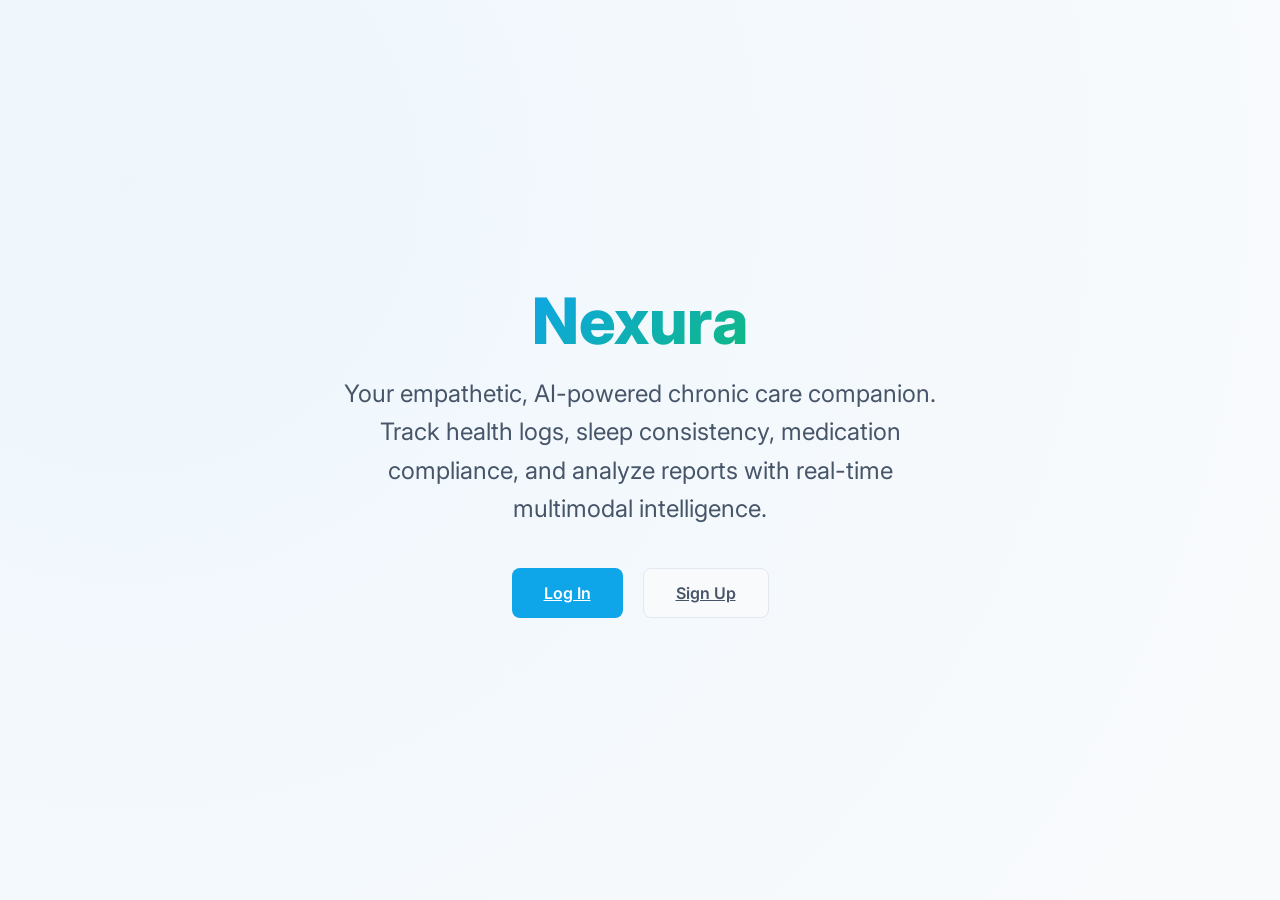
<file: index.html>
<!DOCTYPE html>
<html lang="en">
<head>
    <meta charset="UTF-8">
    <meta name="viewport" content="width=device-width, initial-scale=1.0">
    <title>Nexura - Empathetic AI Chronic Care Companion</title>
    <meta http-equiv="refresh" content="0; url=./frontend/index.html">
    <script>
        window.location.replace("./frontend/index.html");
    </script>
</head>
<body style="background: #f8fafc; font-family: -apple-system, BlinkMacSystemFont, 'Segoe UI', Roboto, sans-serif; display: flex; justify-content: center; align-items: center; height: 100vh; margin: 0;">
    <div style="text-align: center;">
        <h2 style="color: #0ea5e9;">Loading Nexura Care Companion...</h2>
        <p style="color: #64748b;">If you are not redirected automatically, <a href="./frontend/index.html" style="color: #0ea5e9; font-weight: 600;">click here</a>.</p>
    </div>
</body>
</html>
</file>
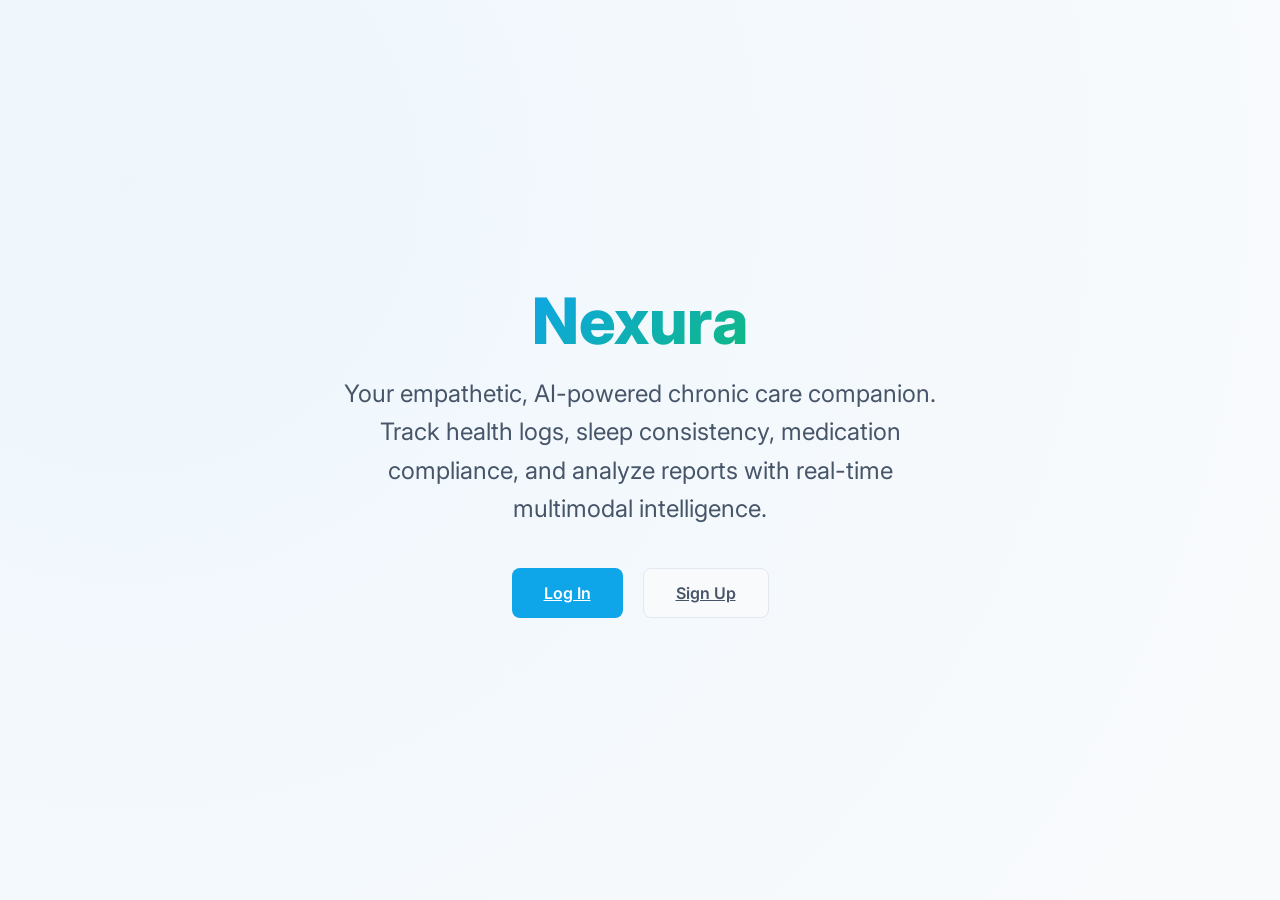
<file: frontend/index.html>
<!DOCTYPE html>
<html lang="en">
<head>
    <meta charset="UTF-8">
    <meta name="viewport" content="width=device-width, initial-scale=1.0">
    <title>Nexura - Empathetic AI Chronic Care Companion</title>
    <link rel="stylesheet" href="css/style.css">
    <style>
        .landing-hero {
            display: flex;
            flex-direction: column;
            align-items: center;
            justify-content: center;
            text-align: center;
            min-height: 100vh;
            width: 100vw;
            padding: 40px;
            background: radial-gradient(circle at 10% 20%, rgba(224, 242, 254, 0.4) 0%, rgba(248, 250, 252, 1) 90%);
        }
        [data-theme="dark"] .landing-hero {
            background: radial-gradient(circle at 10% 20%, rgba(3, 105, 161, 0.2) 0%, rgba(15, 23, 42, 1) 90%);
        }
        .hero-logo {
            font-size: 64px;
            font-weight: 800;
            background: linear-gradient(135deg, var(--primary), var(--success));
            -webkit-background-clip: text;
            -webkit-text-fill-color: transparent;
            margin-bottom: 16px;
        }
        .hero-tagline {
            font-size: 24px;
            color: var(--text-secondary);
            max-width: 600px;
            line-height: 1.6;
            margin-bottom: 40px;
        }
        .cta-group {
            display: flex;
            gap: 20px;
        }
    </style>
</head>
<body>
    <div class="landing-hero">
        <div class="hero-logo">Nexura</div>
        <p class="hero-tagline">
            Your empathetic, AI-powered chronic care companion. Track health logs, sleep consistency, medication compliance, and analyze reports with real-time multimodal intelligence.
        </p>
        <div class="cta-group">
            <a href="login.html" class="btn btn-primary" style="font-size: 16px; padding: 14px 32px;">Log In</a>
            <a href="register.html" class="btn btn-secondary" style="font-size: 16px; padding: 14px 32px;">Sign Up</a>
        </div>
    </div>

    <script>
        const savedTheme = localStorage.getItem("nexura-theme") || "light";
        document.documentElement.setAttribute("data-theme", savedTheme);
    </script>
</body>
</html>
</file>
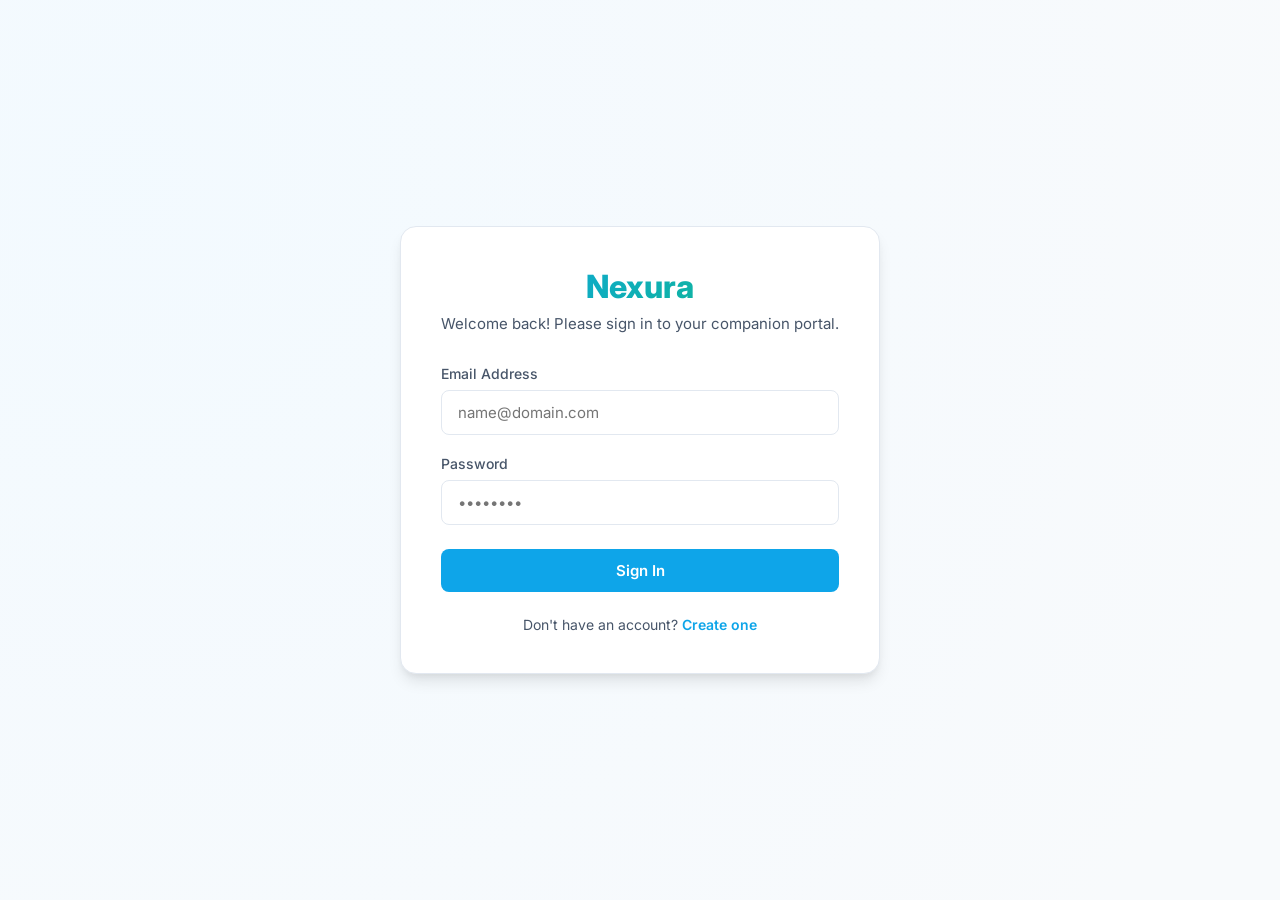
<file: frontend/alerts.html>
<!DOCTYPE html>
<html lang="en">
<head>
    <meta charset="UTF-8">
    <meta name="viewport" content="width=device-width, initial-scale=1.0">
    <title>Nexura - Alerts & Anomalies</title>
    <link rel="stylesheet" href="css/style.css">
    <style>
        /* Special layout styles for Alerts dashboard */
        .alerts-filter-bar {
            display: flex;
            justify-content: space-between;
            align-items: center;
            flex-wrap: wrap;
            gap: 16px;
            background-color: var(--bg-secondary);
            border: 1px solid var(--border-color);
            border-radius: var(--border-radius-sm);
            padding: 16px 24px;
            margin-bottom: 24px;
            box-shadow: var(--shadow-sm);
        }

        .filter-tabs {
            display: flex;
            gap: 8px;
        }

        .filter-tab {
            padding: 8px 16px;
            border-radius: var(--border-radius-sm);
            background-color: var(--bg-primary);
            border: 1px solid var(--border-color);
            color: var(--text-secondary);
            cursor: pointer;
            font-size: 14px;
            font-weight: 500;
            transition: var(--transition);
        }

        .filter-tab.active {
            background-color: var(--primary);
            color: white;
            border-color: var(--primary);
        }

        .filter-tab:hover:not(.active) {
            background-color: var(--primary-light);
            color: var(--primary-hover);
        }

        .alerts-stack {
            display: flex;
            flex-direction: column;
            gap: 16px;
        }

        .alert-card {
            background-color: var(--bg-secondary);
            border: 1px solid var(--border-color);
            border-radius: var(--border-radius-md);
            padding: 20px 24px;
            box-shadow: var(--shadow-sm);
            display: flex;
            justify-content: space-between;
            align-items: flex-start;
            gap: 20px;
            transition: transform 0.3s ease, opacity 0.3s ease, box-shadow 0.3s ease;
            position: relative;
            overflow: hidden;
        }

        .alert-card:hover {
            transform: translateY(-2px);
            box-shadow: var(--shadow-md);
        }

        .alert-card.critical {
            border-left: 6px solid var(--danger);
            background: linear-gradient(to right, rgba(239, 68, 68, 0.03), transparent);
            animation: pulseCriticalBorder 3s infinite;
        }
        
        @keyframes pulseCriticalBorder {
            0%, 100% { border-left-color: var(--danger); }
            50% { border-left-color: var(--critical-light); }
        }

        .alert-card.high {
            border-left: 6px solid var(--warning);
        }

        .alert-card.medium {
            border-left: 6px solid #818cf8; /* sleep / purple color */
        }

        .alert-card.low {
            border-left: 6px solid var(--success);
        }

        .alert-card.read {
            border-left-color: var(--border-color) !important;
            opacity: 0.75;
        }

        .alert-info-col {
            display: flex;
            flex-direction: column;
            gap: 8px;
            flex-grow: 1;
        }

        .alert-meta {
            display: flex;
            align-items: center;
            flex-wrap: wrap;
            gap: 10px;
            font-size: 12px;
        }

        .badge {
            padding: 4px 10px;
            border-radius: 20px;
            font-weight: 600;
            font-size: 11px;
            text-transform: uppercase;
        }

        .badge-critical {
            background-color: var(--danger-light);
            color: var(--danger);
        }

        .badge-high {
            background-color: var(--warning-light);
            color: #b45309;
        }

        .badge-medium {
            background-color: #e0e7ff;
            color: #4338ca;
        }

        .badge-low {
            background-color: var(--success-light);
            color: #047857;
        }

        .badge-category {
            background-color: var(--bg-primary);
            border: 1px solid var(--border-color);
            color: var(--text-secondary);
        }

        .alert-title-row {
            display: flex;
            align-items: center;
            gap: 12px;
        }

        .alert-card-title {
            font-size: 16px;
            font-weight: 700;
            color: var(--text-primary);
        }

        .alert-desc {
            font-size: 14px;
            color: var(--text-secondary);
            line-height: 1.5;
        }

        .alert-time {
            color: var(--text-muted);
            font-size: 12px;
            display: flex;
            align-items: center;
            gap: 4px;
        }

        .alert-actions {
            display: flex;
            gap: 8px;
            align-self: center;
        }

        .empty-alerts-placeholder {
            text-align: center;
            padding: 60px 40px;
            background-color: var(--bg-secondary);
            border: 1px solid var(--border-color);
            border-radius: var(--border-radius-md);
            color: var(--text-muted);
            box-shadow: var(--shadow-sm);
        }

        .empty-icon {
            font-size: 48px;
            margin-bottom: 16px;
        }
    </style>
</head>
<body>
    <div class="app-container">
        <!-- Sidebar Navigation -->
        <div id="sidebar-container"></div>

        <!-- Main Workspace -->
        <div class="main-content">
            <!-- Header section -->
            <div class="header-container">
                <div class="header-title">
                    <h1>Physiological & Adherence Warning Stream</h1>
                    <p>Chronological logs of medical anomalies, missed doses, and sleep pattern issues detected by AI.</p>
                </div>
                <div class="profile-widget">
                    <div class="profile-avatar" id="user-avatar">PT</div>
                    <div>
                        <div style="font-weight: 600; font-size: 15px;" id="profile-name">Patient</div>
                        <div style="font-size: 13px; color: var(--text-muted);" id="profile-role">Companion Portal</div>
                    </div>
                </div>
            </div>

            <!-- Risk Overview Strip -->
            <div id="risk-overview-container" style="display: none;"></div>

            <!-- Filter and Actions Bar -->
            <div class="alerts-filter-bar">
                <div class="filter-tabs">
                    <button class="filter-tab active" onclick="setAlertFilter('active')">Active Alerts (<span id="active-count">0</span>)</button>
                    <button class="filter-tab" onclick="setAlertFilter('archived')">Archived Alerts</button>
                    <button class="filter-tab" onclick="setAlertFilter('all')">All History</button>
                </div>
                <button class="btn btn-secondary" id="mark-all-read-btn" onclick="markAllAlertsAsRead()" style="padding: 8px 16px; font-size: 13px;">
                    ✓ Mark All as Read
                </button>
            </div>

            <!-- Alerts Stream Container -->
            <div id="alerts-stream-container" class="alerts-stack">
                <!-- Skeletons loading fallback -->
                <div class="card" style="padding:24px; text-align:center; color:var(--text-muted);">
                    Loading alert stream metrics...
                </div>
            </div>
        </div>
    </div>

    <!-- Scripts Integration -->
    <script src="js/app.js"></script>
    <script src="js/alerts.js"></script>
</body>
</html>
</file>
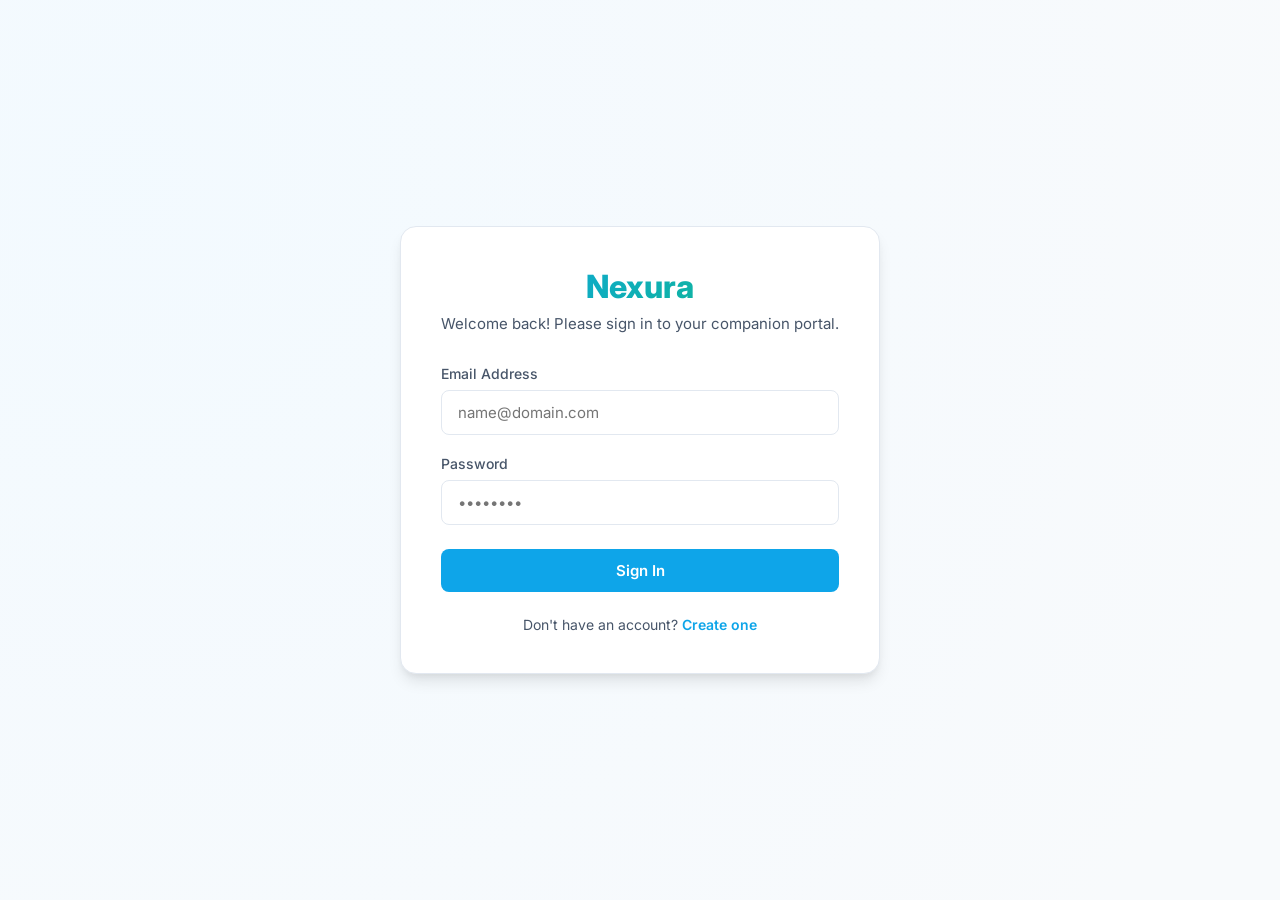
<file: frontend/chatbot.html>
<!DOCTYPE html>
<html lang="en">
<head>
    <meta charset="UTF-8">
    <meta name="viewport" content="width=device-width, initial-scale=1.0">
    <title>Nexura - AI Chatbot</title>
    <link rel="stylesheet" href="css/style.css">
    <style>
        /* Pulse Animation for Speech Microphone */
        .mic-btn {
            background-color: var(--primary-light);
            color: var(--primary);
            transition: var(--transition);
        }
        .mic-btn:hover {
            background-color: var(--primary);
            color: white;
        }
        .mic-btn.listening {
            background-color: var(--danger);
            color: white;
            animation: pulse-ring 1.5s infinite;
        }
        @keyframes pulse-ring {
            0% {
                box-shadow: 0 0 0 0 rgba(239, 68, 68, 0.4);
            }
            70% {
                box-shadow: 0 0 0 10px rgba(239, 68, 68, 0);
            }
            100% {
                box-shadow: 0 0 0 0 rgba(239, 68, 68, 0);
            }
        }
        /* Speak Audio Bubble Indicator */
        .speaker-read-btn {
            background: none;
            border: none;
            cursor: pointer;
            font-size: 14px;
            padding: 2px 6px;
            color: var(--text-muted);
            transition: var(--transition);
            margin-left: 8px;
            border-radius: 4px;
        }
        .speaker-read-btn:hover {
            color: var(--primary);
            background-color: var(--bg-primary);
        }
        .speaker-read-btn.playing {
            color: var(--success);
            animation: text-pulse 1s infinite alternate;
        }
        @keyframes text-pulse {
            0% { transform: scale(1); }
            100% { transform: scale(1.1); }
        }
        /* Adaptive Emotion Headers */
        .chat-header.emotion-NORMAL {
            border-top: 4px solid var(--success);
        }
        .chat-header.emotion-EMPATHETIC {
            border-top: 4px solid var(--warning);
        }
        .chat-header.emotion-URGENT {
            border-top: 4px solid var(--danger);
            animation: urgent-flash 2s infinite alternate;
        }
        .chat-header.emotion-CRITICAL {
            border-top: 4px solid var(--critical-light);
            animation: critical-flash 1s infinite alternate;
        }
        @keyframes urgent-flash {
            0% { box-shadow: inset 0 4px 10px rgba(245, 158, 11, 0.05); }
            100% { box-shadow: inset 0 4px 20px rgba(239, 68, 68, 0.1); }
        }
        @keyframes critical-flash {
            0% { background-color: var(--bg-secondary); }
            100% { background-color: var(--danger-light); }
        }
    </style>
</head>
<body>
    <div class="app-container">
        <!-- Sidebar Navigation -->
        <div id="sidebar-container"></div>

        <!-- Main Workspace -->
        <div class="main-content">
            <!-- Header section -->
            <div class="header-container">
                <div class="header-title">
                    <h1>AI Companion Chat - Nexura</h1>
                    <p>Discuss your vitals, log emotional states, or ask medical report clarification questions in an empathetic environment.</p>
                </div>
                <div class="profile-widget">
                    <div class="profile-avatar" id="user-avatar">PT</div>
                    <div>
                        <div style="font-weight: 600; font-size: 15px;" id="profile-name">Patient</div>
                        <div style="font-size: 13px; color: var(--text-muted);" id="profile-role">Companion Portal</div>
                    </div>
                </div>
            </div>

            <!-- Chat screen layout -->
            <div style="display: grid; grid-template-columns: 3fr 1fr; gap: 24px; align-items: start;">
                <!-- Left panel: Chat pane -->
                <div class="chat-container">
                    <!-- Chat Header -->
                    <div class="chat-header" id="chatbot-header" style="justify-content: space-between; display: flex; align-items: center; width: 100%;">
                        <div style="display: flex; align-items: center; gap: 12px;">
                            <div class="chat-status" id="chat-status-indicator"></div>
                            <div>
                                <div style="font-weight: 700; font-size: 15px;" id="chatbot-header-title">Nexura AI Empathy Companion</div>
                                <div style="font-size: 12px; color: var(--text-secondary);" id="ai-context-indicator">Context memory synchronized</div>
                            </div>
                            <span id="detected-lang-badge" class="badge" style="display:none; margin-left: 12px; padding: 4px 8px; border-radius: 12px; font-size: 11px; font-weight: 600; background-color: var(--primary-light); color: var(--primary-hover);">
                                Detected: English
                            </span>
                        </div>
                        
                        <div style="display: flex; align-items: center; gap: 12px;">
                            <!-- Language Dropdown -->
                            <div style="display: flex; align-items: center; gap: 6px;">
                                <label for="language-select" style="font-size: 12px; font-weight: 600; color: var(--text-secondary);">Language:</label>
                                <select id="language-select" style="padding: 6px 12px; font-size: 12px; font-weight: 500; border-radius: var(--border-radius-sm); border: 1px solid var(--border-color); background-color: var(--bg-secondary); color: var(--text-primary); cursor: pointer; outline: none;" onchange="onLanguageChange()">
                                    <option value="auto">Auto Detect</option>
                                    <option value="en">English</option>
                                    <option value="ta">Tamil (தமிழ்)</option>
                                    <option value="hi">Hindi (हिन्दी)</option>
                                    <option value="te">Telugu (తెలుగు)</option>
                                    <option value="ml">Malayalam (മലയാളം)</option>
                                    <option value="kn">Kannada (ಕನ್ನಡ)</option>
                                    <option value="fr">French (Français)</option>
                                    <option value="es">Spanish (Español)</option>
                                    <option value="de">German (Deutsch)</option>
                                    <option value="ja">Japanese (日本語)</option>
                                </select>
                            </div>

                            <!-- Clear Chat -->
                            <button class="btn btn-secondary" onclick="confirmClearHistory()" style="padding: 6px 12px; font-size: 12px; font-weight: 600; border-radius: var(--border-radius-sm); display: flex; align-items: center; gap: 4px;">
                                🗑️ Clear
                            </button>

                            <!-- AI Settings -->
                            <button class="btn btn-secondary" onclick="openSettingsModal()" style="padding: 6px 12px; font-size: 12px; font-weight: 600; border-radius: var(--border-radius-sm); display: flex; align-items: center; gap: 4px;">
                                ⚙️ AI Settings
                            </button>
                        </div>
                    </div>

                    <!-- Chat History Pane -->
                    <div class="chat-history" id="chat-history">
                        <div class="chat-bubble ai">
                            Hello! I am Nexura, your personal healthcare companion. How are you feeling today? I have access to your daily health history, sleep journals, and medications to support you empathetically.
                        </div>
                    </div>

                    <!-- Suggestion Chips -->
                    <div style="padding: 10px 24px; display:flex; gap:8px; flex-wrap:wrap; border-top:1px solid var(--border-color); background:var(--bg-primary);">
                        <button class="btn btn-secondary" onclick="sendSuggestionChip('Explain how sleep duration affects my medication delay')" style="font-size: 12px; padding: 6px 12px; border-radius: 16px;">⏱️ Rest & Reminders</button>
                        <button class="btn btn-secondary" onclick="sendSuggestionChip('I feel severe fatigue today, what should I do?')" style="font-size: 12px; padding: 6px 12px; border-radius: 16px;">⚠️ Severe Fatigue</button>
                        <button class="btn btn-secondary" onclick="sendSuggestionChip('Help me relax with a quick mindfulness exercise')" style="font-size: 12px; padding: 6px 12px; border-radius: 16px;">🧘 Mindfulness Tip</button>
                    </div>

                    <!-- Chat Input Area -->
                    <div class="chat-input-area" style="align-items: center; gap: 12px;">
                        <!-- Voice Output Toggle -->
                        <button id="voice-output-toggle" class="btn btn-secondary" onclick="toggleVoiceOutput()" style="padding: 0; width: 42px; height: 42px; border-radius: 50%; display: flex; align-items: center; justify-content: center; font-size: 16px;" title="Toggle Speech Output">
                            🔊
                        </button>

                        <input type="text" id="chat-message-input" class="chat-input" placeholder="Type a message, or click the mic to speak..." onkeydown="if(event.key === 'Enter') sendChatMessage()">
                        
                        <!-- Mic Button -->
                        <button id="voice-input-btn" class="mic-btn" onclick="toggleVoiceInput()" style="width: 42px; height: 42px; border-radius: 50%; border: none; cursor: pointer; display: flex; align-items: center; justify-content: center; font-size: 18px;" title="Speak Message">
                            🎤
                        </button>

                        <button class="btn btn-primary" onclick="sendChatMessage()" style="padding:10px 24px; height: 42px; font-weight: 600;">Send</button>
                    </div>
                </div>

                <!-- Right panel: Quick stats companion panel -->
                <div class="card" style="display:flex; flex-direction:column; gap:20px; min-height: 550px;">
                    <div class="card-header" style="border-bottom:1px solid var(--border-color); padding-bottom:12px;">
                        <span class="card-title">Companion Context</span>
                    </div>

                    <div>
                        <h4 style="font-size: 13px; font-weight:700; color:var(--text-muted); text-transform:uppercase; margin-bottom:8px;">Current Risk Rating</h4>
                        <div id="companion-risk-badge" class="risk-banner" style="margin-bottom:0; padding:10px 16px; font-size:13px; font-weight:700; display:inline-block; border-radius:8px; width:100%; text-align:center;">
                            LOADING
                        </div>
                    </div>

                    <div>
                        <h4 style="font-size: 13px; font-weight:700; color:var(--text-muted); text-transform:uppercase; margin-bottom:8px;">Registered Caregiver</h4>
                        <div style="background:var(--bg-primary); padding:12px; border-radius:8px; border:1px solid var(--border-color);">
                            <div style="font-weight:600; font-size:14px; color:var(--text-primary);" id="caregiver-name-widget">Loading Caregiver</div>
                            <div style="font-size:12px; color:var(--text-secondary); margin-top:4px;" id="caregiver-phone-widget">--</div>
                        </div>
                    </div>

                    <div>
                        <h4 style="font-size: 13px; font-weight:700; color:var(--text-muted); text-transform:uppercase; margin-bottom:8px;">Companion Tips</h4>
                        <ul style="font-size:13px; color:var(--text-secondary); padding-left:16px; line-height:1.6;">
                            <li>Log vitals daily to help the companion evaluate metrics.</li>
                            <li>Uploaded files are automatically analyzed and referenced in chatbot prompts.</li>
                            <li>Risk changes instantly adapt chatbot reassurance tone.</li>
                        </ul>
                    </div>
                </div>
            </div>
        </div>
    </div>

    <!-- AI Settings Modal -->
    <div id="settings-modal" class="modal-overlay">
        <div class="modal-content" style="max-width: 500px;">
            <div style="display: flex; justify-content: space-between; align-items: center; margin-bottom: 24px; border-bottom: 1px solid var(--border-color); padding-bottom: 12px;">
                <h3 style="font-size: 20px; font-weight: 700; color: var(--text-primary);">🤖 AI Companion Engine Settings</h3>
                <button onclick="closeSettingsModal()" style="background: none; border: none; font-size: 20px; cursor: pointer; color: var(--text-muted);">&times;</button>
            </div>
            
            <div class="form-group">
                <label for="settings-provider-select" style="font-size: 14px; font-weight: 600; color: var(--text-secondary);">Active AI Provider</label>
                <select id="settings-provider-select" class="form-input" style="width: 100%; cursor: pointer;" onchange="toggleSettingsKeyFields()">
                    <option value="groq">Groq (Llama 3.3 70B - Free & Blazing Fast)</option>
                    <option value="gemini">Gemini (2.5 Flash - Dynamic fallback)</option>
                    <option value="openai">OpenAI (GPT-4o Mini - Optional)</option>
                    <option value="mock">Offline / Local Empathy Engine</option>
                </select>
            </div>

            <!-- Groq API Key Field -->
            <div class="form-group" id="settings-groq-key-group">
                <label for="settings-groq-key" style="font-size: 14px; font-weight: 600; color: var(--text-secondary);">Groq API Key</label>
                <input type="password" id="settings-groq-key" class="form-input" placeholder="gsk_..." style="width: 100%;">
                <p style="font-size: 11px; color: var(--text-muted); margin-top: 4px;">Get a free, high-speed API key at <a href="https://console.groq.com" target="_blank" style="color: var(--primary); font-weight: 500;">console.groq.com</a>.</p>
            </div>

            <!-- Gemini API Key Field -->
            <div class="form-group" id="settings-gemini-key-group" style="display: none;">
                <label for="settings-gemini-key" style="font-size: 14px; font-weight: 600; color: var(--text-secondary);">Gemini API Key</label>
                <input type="password" id="settings-gemini-key" class="form-input" placeholder="AIzaSy..." style="width: 100%;">
                <p style="font-size: 11px; color: var(--text-muted); margin-top: 4px;">Override or customize the Gemini API key.</p>
            </div>

            <!-- OpenAI API Key Field -->
            <div class="form-group" id="settings-openai-key-group" style="display: none;">
                <label for="settings-openai-key" style="font-size: 14px; font-weight: 600; color: var(--text-secondary);">OpenAI API Key</label>
                <input type="password" id="settings-openai-key" class="form-input" placeholder="sk-..." style="width: 100%;">
            </div>

            <div style="display: flex; gap: 12px; justify-content: flex-end; margin-top: 24px; border-top: 1px solid var(--border-color); padding-top: 16px;">
                <button class="btn btn-secondary" onclick="closeSettingsModal()">Cancel</button>
                <button class="btn btn-primary" onclick="saveAISettings()">Save Configuration</button>
            </div>
        </div>
    </div>

    <!-- Scripts -->
    <script src="js/app.js"></script>
    <script src="js/chatbot.js"></script>
</body>
</html>
</file>
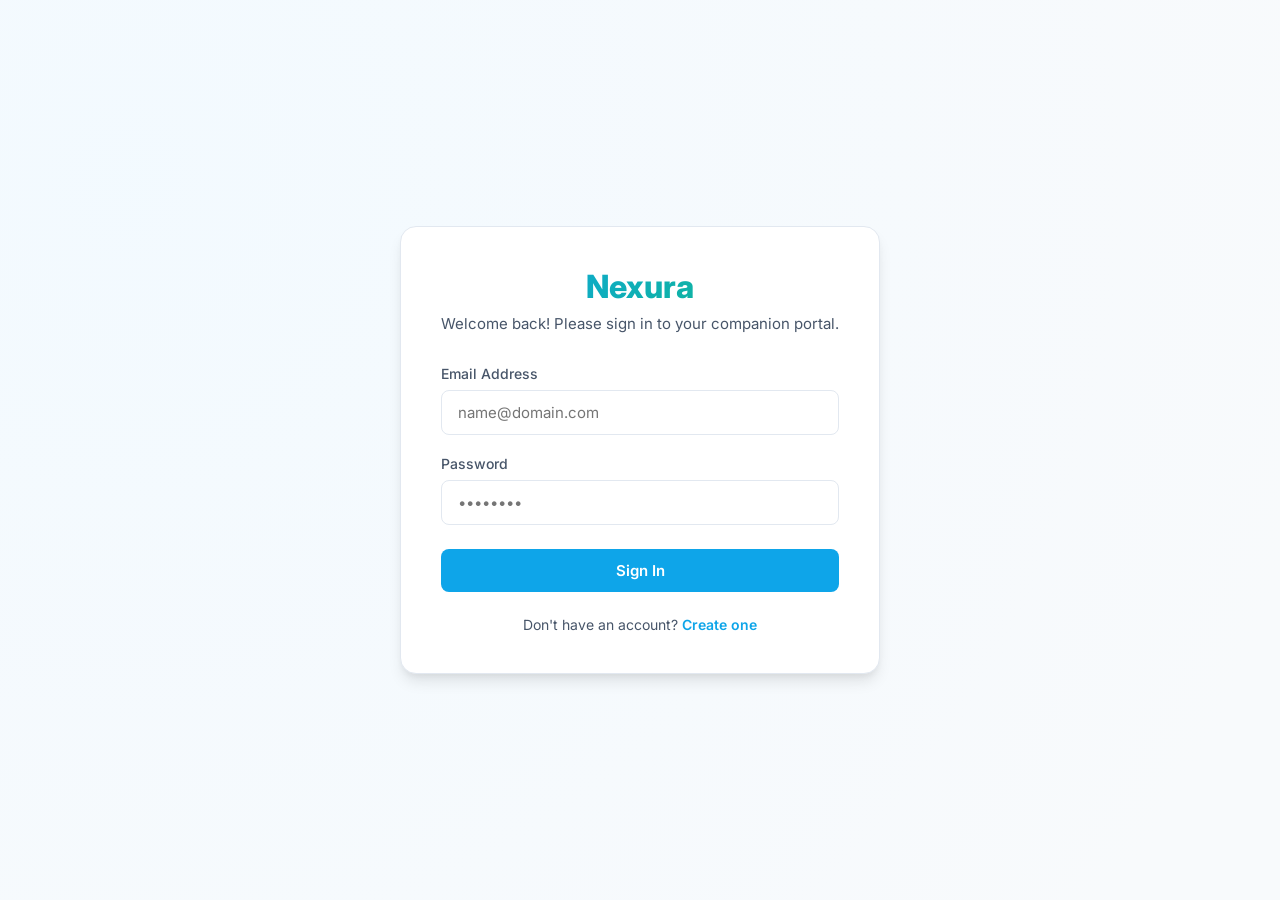
<file: frontend/emergency.html>
<!DOCTYPE html>
<html lang="en">
<head>
    <meta charset="UTF-8">
    <meta name="viewport" content="width=device-width, initial-scale=1.0">
    <title>Nexura - Emergency & Caregiver Support</title>
    <link rel="stylesheet" href="css/style.css">
    <style>
        /* Specific emergency portal layout styles */
        .emergency-btn-container {
            text-align: center;
            padding: 32px;
            background-color: var(--bg-secondary);
            border: 1px solid var(--border-color);
            border-radius: var(--border-radius-md);
            box-shadow: var(--shadow-sm);
        }

        .caregiver-card {
            background-color: var(--bg-secondary);
            border: 1px solid var(--border-color);
            border-radius: var(--border-radius-md);
            padding: 24px;
            box-shadow: var(--shadow-sm);
            display: flex;
            align-items: center;
            gap: 20px;
            margin-bottom: 24px;
        }

        .caregiver-avatar {
            width: 72px;
            height: 72px;
            border-radius: 50%;
            background: linear-gradient(135deg, var(--danger-light), var(--danger));
            color: white;
            font-size: 28px;
            font-weight: 700;
            display: flex;
            align-items: center;
            justify-content: center;
            box-shadow: var(--shadow-md);
        }

        .caregiver-info {
            display: flex;
            flex-direction: column;
            gap: 4px;
        }

        .caregiver-name {
            font-size: 20px;
            font-weight: 700;
            color: var(--text-primary);
        }

        .caregiver-relation {
            font-size: 13px;
            color: var(--primary);
            font-weight: 600;
            text-transform: uppercase;
        }

        .caregiver-phone {
            font-size: 15px;
            color: var(--text-secondary);
            display: flex;
            align-items: center;
            gap: 6px;
        }

        .escalation-box {
            background-color: var(--bg-secondary);
            border: 1px solid var(--border-color);
            border-radius: var(--border-radius-md);
            padding: 32px;
            box-shadow: var(--shadow-sm);
            text-align: center;
            border: 2px solid rgba(239, 68, 68, 0.2);
            position: relative;
            overflow: hidden;
        }

        .escalation-box::before {
            content: '';
            position: absolute;
            top: 0;
            left: 0;
            width: 100%;
            height: 4px;
            background-color: var(--danger);
        }

        .huge-emergency-btn {
            width: 140px;
            height: 140px;
            border-radius: 50%;
            background: radial-gradient(circle, var(--danger) 0%, #dc2626 100%);
            color: white;
            border: 8px solid var(--danger-light);
            font-size: 16px;
            font-weight: 800;
            cursor: pointer;
            box-shadow: 0 10px 25px rgba(239, 68, 68, 0.4);
            display: flex;
            flex-direction: column;
            align-items: center;
            justify-content: center;
            margin: 20px auto;
            transition: all 0.3s cubic-bezier(0.175, 0.885, 0.32, 1.275);
            outline: none;
        }

        .huge-emergency-btn:hover {
            transform: scale(1.08);
            box-shadow: 0 15px 30px rgba(239, 68, 68, 0.5);
            border-color: rgba(239, 68, 68, 0.3);
        }

        .huge-emergency-btn:active {
            transform: scale(0.95);
        }

        .audit-timeline {
            display: flex;
            flex-direction: column;
            gap: 16px;
            position: relative;
            padding-left: 20px;
        }

        .audit-timeline::before {
            content: '';
            position: absolute;
            left: 5px;
            top: 10px;
            bottom: 10px;
            width: 2px;
            background-color: var(--border-color);
        }

        .timeline-item {
            position: relative;
            background-color: var(--bg-secondary);
            border: 1px solid var(--border-color);
            border-radius: var(--border-radius-sm);
            padding: 16px 20px;
            box-shadow: var(--shadow-sm);
            transition: var(--transition);
        }

        .timeline-item:hover {
            box-shadow: var(--shadow-md);
        }

        .timeline-marker {
            position: absolute;
            left: -20px;
            top: 20px;
            width: 12px;
            height: 12px;
            border-radius: 50%;
            background-color: var(--danger);
            border: 2px solid var(--bg-primary);
            box-shadow: 0 0 0 3px var(--danger-light);
        }

        .timeline-marker.resolved {
            background-color: var(--success);
            box-shadow: 0 0 0 3px var(--success-light);
        }

        .timeline-header {
            display: flex;
            justify-content: space-between;
            align-items: center;
            margin-bottom: 8px;
        }

        .timeline-title {
            font-size: 15px;
            font-weight: 700;
            color: var(--text-primary);
        }

        .timeline-time {
            font-size: 12px;
            color: var(--text-muted);
        }

        .timeline-body {
            font-size: 13.5px;
            color: var(--text-secondary);
            line-height: 1.5;
        }

        .dispatch-badge {
            display: inline-flex;
            align-items: center;
            gap: 4px;
            font-size: 11px;
            font-weight: 600;
            background-color: #f1f5f9;
            color: #475569;
            padding: 2px 8px;
            border-radius: 4px;
            margin-top: 8px;
            border: 1px solid #cbd5e1;
        }
    </style>
</head>
<body>
    <div class="app-container">
        <!-- Sidebar Navigation -->
        <div id="sidebar-container"></div>

        <!-- Main Workspace -->
        <div class="main-content">
            <!-- Header section -->
            <div class="header-container">
                <div class="header-title">
                    <h1>Emergency Caregiver Support</h1>
                    <p>Contact your registered emergency caregiver, dispatch immediate SMS triggers, and audit past incidents.</p>
                </div>
                <div class="profile-widget">
                    <div class="profile-avatar" id="user-avatar">PT</div>
                    <div>
                        <div style="font-weight: 600; font-size: 15px;" id="profile-name">Patient</div>
                        <div style="font-size: 13px; color: var(--text-muted);" id="profile-role">Companion Portal</div>
                    </div>
                </div>
            </div>

            <!-- Dashboard Columns Layout -->
            <div style="display: grid; grid-template-columns: 1.2fr 1.8fr; gap: 32px; align-items: start;">
                
                <!-- Left Side: Caregiver Card & Trigger Box -->
                <div style="display: flex; flex-direction: column; gap: 24px;">
                    
                    <!-- Caregiver Profile Contact -->
                    <div class="caregiver-card">
                        <div class="caregiver-avatar" id="caregiver-initials">CG</div>
                        <div class="caregiver-info">
                            <span class="caregiver-relation">Emergency Caregiver</span>
                            <span class="caregiver-name" id="caregiver-full-name">John Doe</span>
                            <span class="caregiver-phone" id="caregiver-telephone">
                                📞 +1 (555) 019-2834
                            </span>
                        </div>
                    </div>

                    <!-- Escalation Dispatcher Panel -->
                    <div class="escalation-box">
                        <h3 style="font-size: 20px; font-weight: 700; color: var(--text-primary);">Escalation Dispatcher</h3>
                        <p style="font-size: 13.5px; color: var(--text-secondary); margin: 8px 0 20px 0; line-height:1.5;">
                            Clicking the button below will immediately dispatch a mock alert SMS & high-priority Email notification to your caregiver with your exact physiological history.
                        </p>

                        <!-- Input for trigger reason -->
                        <div class="form-group" style="text-align: left; margin-bottom: 20px;">
                            <label for="escalation-reason" style="font-weight: 600; font-size: 13px;">Reason for Escalation (Required)</label>
                            <textarea id="escalation-reason" class="form-input" style="width: 100%; height: 80px; resize: none; font-size: 13px; padding: 10px;" placeholder="e.g. Experiencing high physical fatigue and missing medication timing, please check on me."></textarea>
                        </div>

                        <!-- Emergency Button -->
                        <button class="huge-emergency-btn" onclick="triggerEscalationBtn()">
                            <span style="font-size: 32px; margin-bottom: 4px;">🚨</span>
                            <span>TRIGGER</span>
                            <span style="font-size:11px; font-weight:500; opacity:0.85;">ALERT DISPATCH</span>
                        </button>

                        <div style="margin-top: 16px; font-size: 12px; color: var(--text-muted); font-weight:500;">
                            🔐 Secure & encrypted communications channel.
                        </div>
                    </div>
                </div>

                <!-- Right Side: Chronological Audit Trail -->
                <div class="card" style="min-height: 500px;">
                    <div class="card-header" style="border-bottom: 1px solid var(--border-color); padding-bottom: 14px; margin-bottom: 20px;">
                        <span class="card-title" style="font-size: 16px; font-weight: 700;">Simulated Communication Audit Logs</span>
                        <span style="font-size: 13px; color: var(--text-muted); font-weight:500;">Dispatched History Feed</span>
                    </div>

                    <!-- Audit Timeline Container -->
                    <div id="audit-timeline-container" class="audit-timeline">
                        <!-- Loaded dynamically via emergency.js -->
                        <div style="text-align: center; color: var(--text-muted); font-size: 14px; margin-top: 40px;">
                            No emergency dispatches recorded in this lifecycle.
                        </div>
                    </div>
                </div>
            </div>
        </div>
    </div>

    <!-- Scripts Integration -->
    <script src="js/app.js"></script>
    <script src="js/emergency.js"></script>
</body>
</html>
</file>
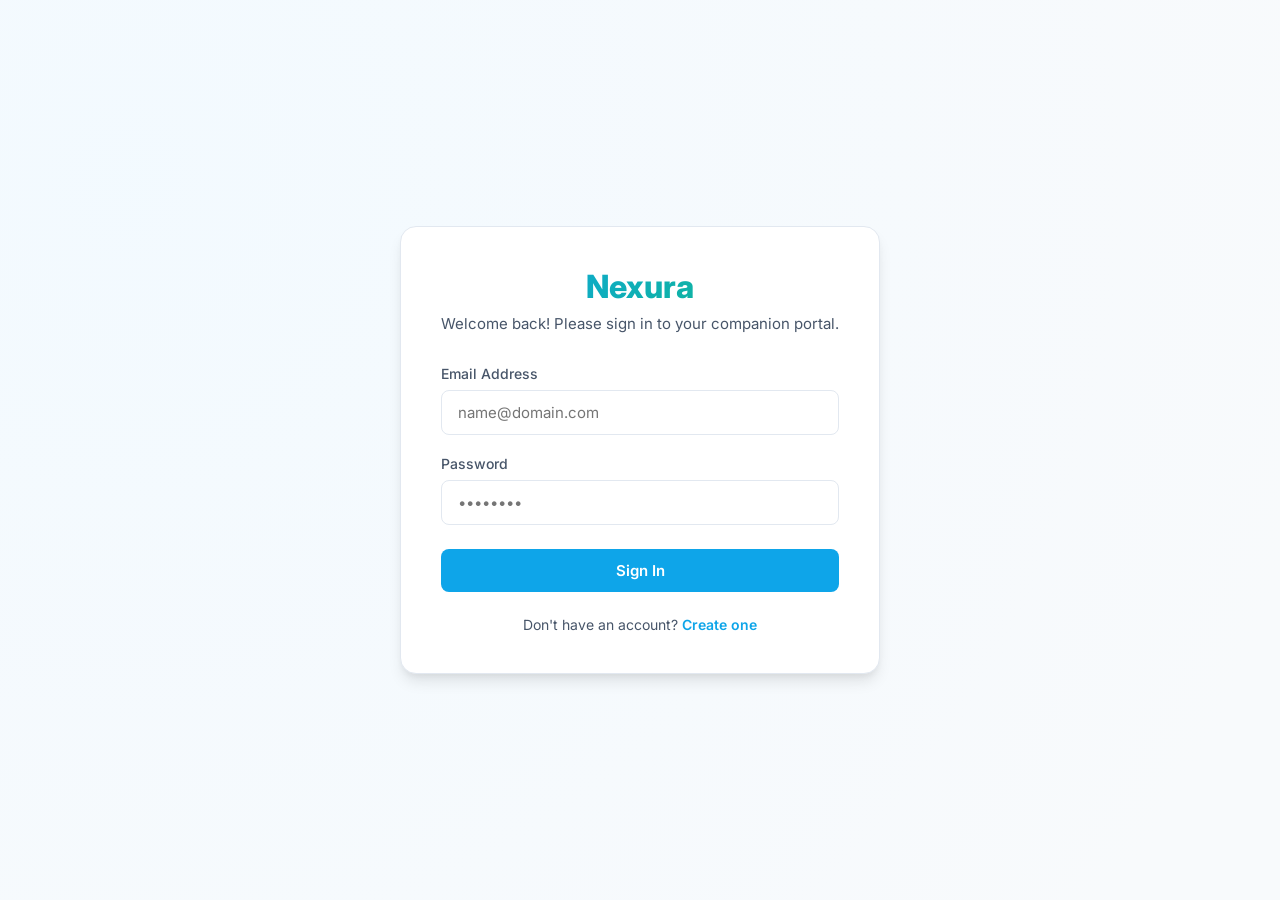
<file: frontend/login.html>
<!DOCTYPE html>
<html lang="en">
<head>
    <meta charset="UTF-8">
    <meta name="viewport" content="width=device-width, initial-scale=1.0">
    <title>Nexura - Log In</title>
    <link rel="stylesheet" href="css/style.css">
</head>
<body class="auth-page">
    <div class="auth-card">
        <div style="text-align: center; margin-bottom: 32px;">
            <div style="font-size: 32px; font-weight: 800; background: linear-gradient(135deg, var(--primary), var(--success)); -webkit-background-clip: text; -webkit-text-fill-color: transparent; margin-bottom: 8px;">
                Nexura
            </div>
            <p style="color: var(--text-secondary); font-size: 15px;">Welcome back! Please sign in to your companion portal.</p>
        </div>

        <form id="login-form" onsubmit="handleLogin(event)">
            <div class="form-group">
                <label for="email">Email Address</label>
                <input type="email" id="email" class="form-input" placeholder="name@domain.com" required>
            </div>
            <div class="form-group" style="margin-bottom: 24px;">
                <label for="password">Password</label>
                <input type="password" id="password" class="form-input" placeholder="••••••••" required>
            </div>
            
            <button type="submit" class="btn btn-primary" style="width: 100%; margin-bottom: 24px;">
                Sign In
            </button>
        </form>

        <div style="text-align: center; font-size: 14px; color: var(--text-secondary);">
            Don't have an account? <a href="register.html" style="color: var(--primary); text-decoration: none; font-weight: 600;">Create one</a>
        </div>
    </div>


    <script src="js/app.js"></script>
    <script>
        async function handleLogin(event) {
            event.preventDefault();
            const email = document.getElementById("email").value;
            const password = document.getElementById("password").value;

            const btn = event.target.querySelector("button[type='submit']");
            btn.innerText = "Signing in...";
            btn.disabled = true;

            try {
                const response = await fetchWithAuth("/api/auth/login", {
                    method: "POST",
                    body: JSON.stringify({ email, password })
                });

                if (response.ok) {
                    const data = await response.json();
                    setSession(data.token, data.email, data.fullName);
                    showToast("Login successful! Welcome back 👋", "success");
                    setTimeout(() => {
                        window.location.href = "dashboard.html";
                    }, 800);
                } else {
                    const error = await response.text();
                    showToast(error || "Invalid login credentials. Please try again.", "error");
                    btn.innerText = "Sign In";
                    btn.disabled = false;
                }
            } catch (err) {
                showToast("Error: " + err.message, "error");
                btn.innerText = "Sign In";
                btn.disabled = false;
            }
        }
    </script>
</body>
</html>
</file>
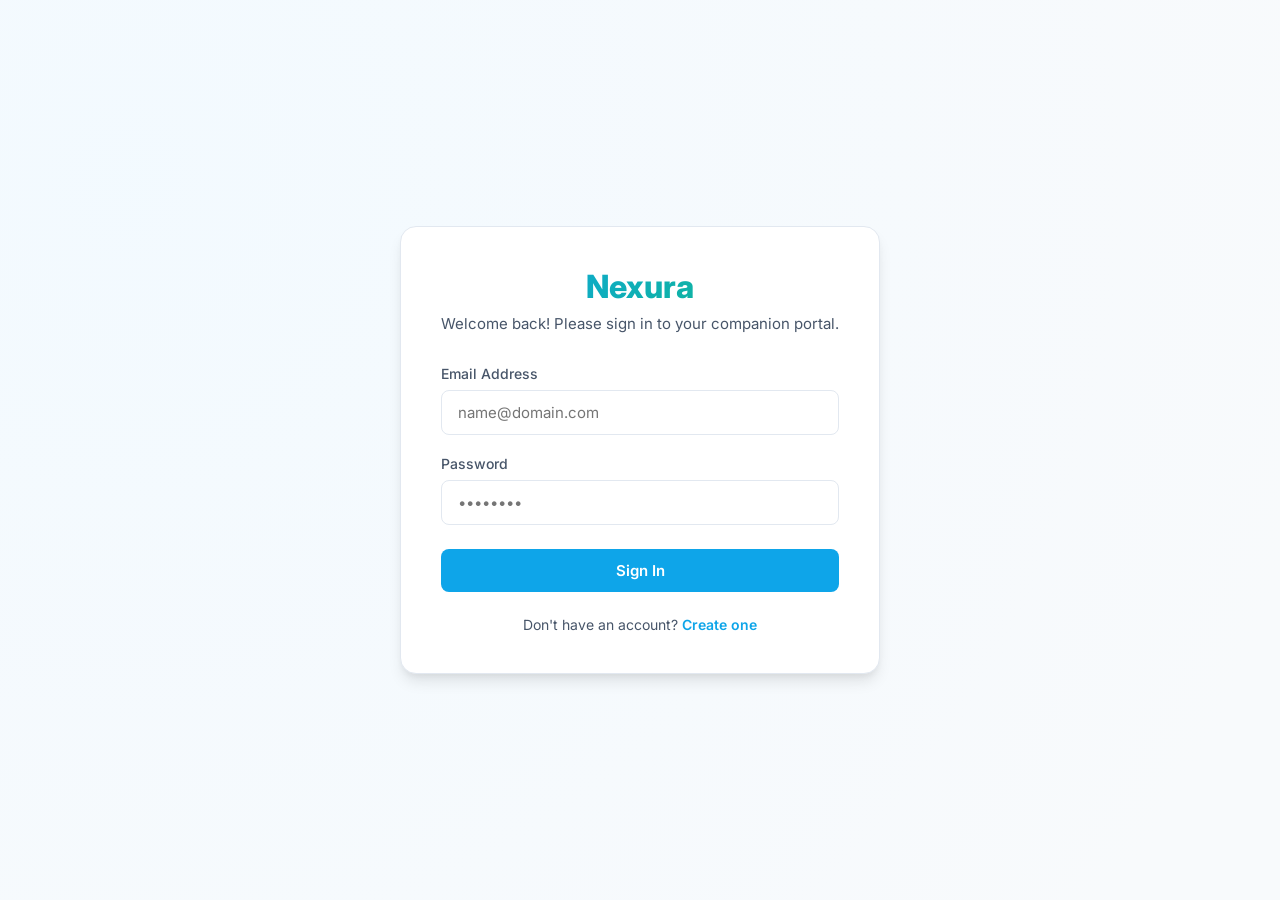
<file: frontend/medications.html>
<!DOCTYPE html>
<html lang="en">
<head>
    <meta charset="UTF-8">
    <meta name="viewport" content="width=device-width, initial-scale=1.0">
    <title>Nexura - Medication Schedules</title>
    <link rel="stylesheet" href="css/style.css">
</head>
<body>
    <div class="app-container">
        <!-- Sidebar Navigation -->
        <div id="sidebar-container"></div>

        <!-- Main Workspace -->
        <div class="main-content">
            <!-- Header section -->
            <div class="header-container">
                <div class="header-title">
                    <h1>Medication Scheduler & Adherence</h1>
                    <p>Register schedules, track taken compliance rates, and let the AI automatically adjust notification timings.</p>
                </div>
                <div class="profile-widget">
                    <div class="profile-avatar" id="user-avatar">PT</div>
                    <div>
                        <div style="font-weight: 600; font-size: 15px;" id="profile-name">Patient</div>
                        <div style="font-size: 13px; color: var(--text-muted);" id="profile-role">Companion Portal</div>
                    </div>
                </div>
            </div>

            <!-- Main Layout: Form & Stats vs Active List -->
            <div style="display: grid; grid-template-columns: 1fr 2fr; gap: 24px; align-items: start;">
                <!-- Add Medication Column -->
                <div style="display:flex; flex-direction:column; gap:24px;">
                    <!-- Ingestion Stats Card -->
                    <div class="card" style="text-align: center;">
                        <div class="card-header">
                            <span class="card-title">Weekly Compliance</span>
                            <span style="font-size:20px;">📊</span>
                        </div>
                        <div style="font-size: 48px; font-weight:800; color: var(--primary); margin: 12px 0;" id="medications-compliance-val">--%</div>
                        <p style="font-size: 13px; color: var(--text-secondary); line-height: 1.5;">Ingestion consistency evaluated across your active schedule over the past 7 days.</p>
                    </div>

                    <!-- Add Form Card -->
                    <div class="card">
                        <div class="card-header" style="margin-bottom: 20px;">
                            <span class="card-title" id="form-title">Schedule Medication</span>
                            <span style="font-size: 20px;">💊</span>
                        </div>

                        <form id="medication-form" onsubmit="saveMedication(event)">
                            <input type="hidden" id="medication-id">
                            
                            <div class="form-group">
                                <label for="medName">Medication Name</label>
                                <input type="text" id="medName" class="form-input" placeholder="e.g. Lisinopril" required>
                            </div>

                            <div class="form-group">
                                <label for="medDosage">Dosage</label>
                                <input type="text" id="medDosage" class="form-input" placeholder="e.g. 10mg" required>
                            </div>

                            <div class="form-group">
                                <label for="medTime">Scheduled Daily Time</label>
                                <input type="time" id="medTime" class="form-input" required>
                            </div>

                            <div class="form-group">
                                <label for="medFrequency">Frequency</label>
                                <select id="medFrequency" class="form-input" required style="width:100%;">
                                    <option value="DAILY">Daily</option>
                                    <option value="TWICE_DAILY">Twice Daily</option>
                                    <option value="WEEKLY">Weekly</option>
                                </select>
                            </div>

                            <div class="form-group">
                                <label for="medNotes">Intake Notes</label>
                                <input type="text" id="medNotes" class="form-input" placeholder="e.g. Take with food, avoid alcohol">
                            </div>

                            <div style="display:flex; gap:10px; margin-top:10px;">
                                <button type="submit" class="btn btn-primary" style="flex-grow:1;" id="save-btn">Add Schedule</button>
                                <button type="button" class="btn btn-secondary" style="display:none;" id="cancel-edit-btn" onclick="resetMedicationForm()">Cancel</button>
                            </div>
                        </form>
                    </div>
                </div>

                <!-- Active Medications Grid Card -->
                <div class="card" style="min-height: 480px;">
                    <div class="card-header" style="border-bottom: 1px solid var(--border-color); padding-bottom: 12px; margin-bottom: 20px;">
                        <span class="card-title">Active Medication Plan</span>
                        <button class="btn btn-secondary" onclick="adaptAllReminders()" style="font-size:12px; padding: 6px 12px;">AI Adapt Timing</button>
                    </div>

                    <div id="medications-grid" style="display:grid; grid-template-columns: repeat(auto-fill, minmax(280px, 1fr)); gap: 16px;">
                        <!-- Medication cards injected dynamically via medications.js -->
                    </div>
                </div>
            </div>
        </div>
    </div>

    <!-- Scripts -->
    <script src="js/app.js"></script>
    <script src="js/medications.js"></script>
</body>
</html>
</file>
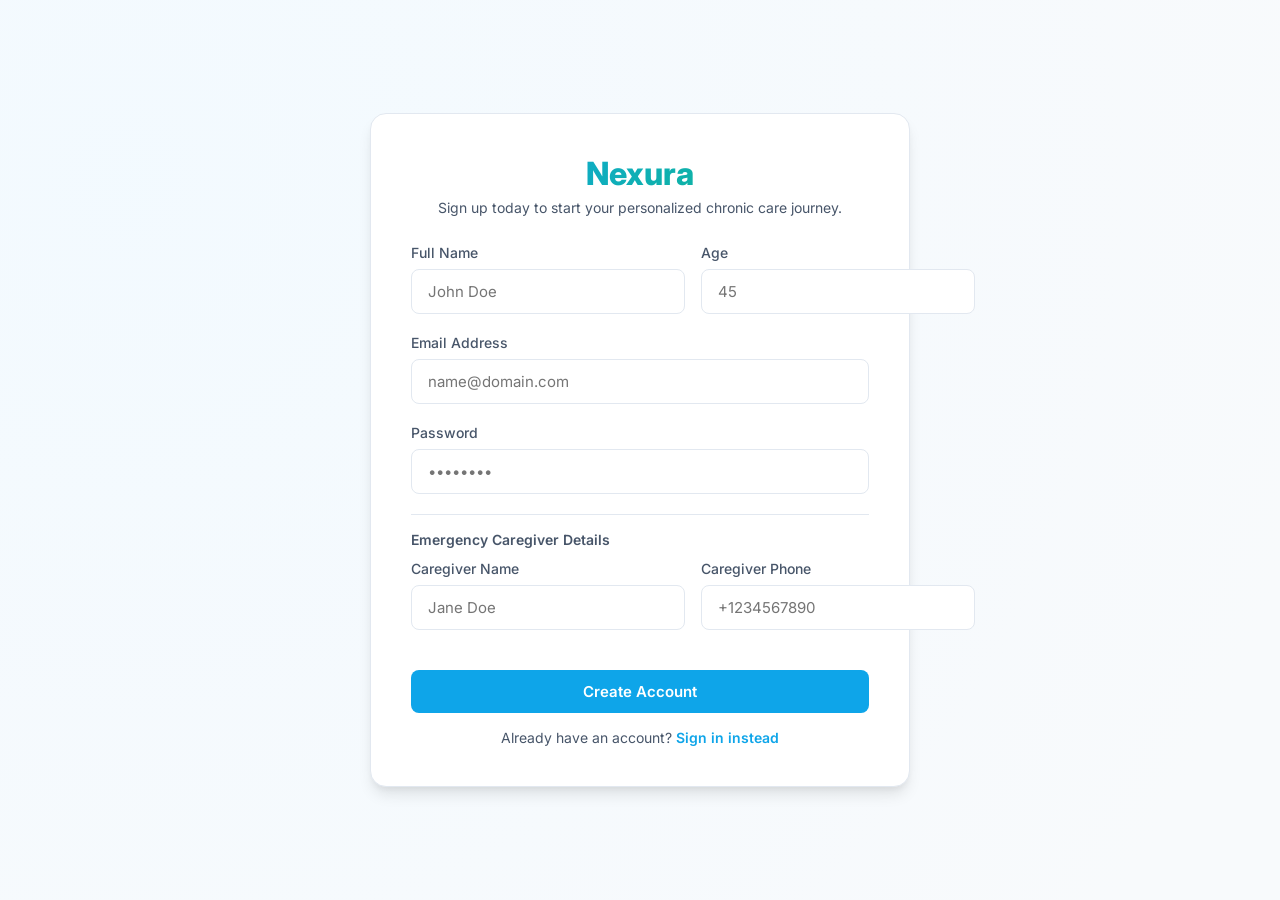
<file: frontend/register.html>
<!DOCTYPE html>
<html lang="en">
<head>
    <meta charset="UTF-8">
    <meta name="viewport" content="width=device-width, initial-scale=1.0">
    <title>Nexura - Create Account</title>
    <link rel="stylesheet" href="css/style.css">
</head>
<body class="auth-page">
    <div class="auth-card" style="max-width: 540px;">
        <div style="text-align: center; margin-bottom: 28px;">
            <div style="font-size: 32px; font-weight: 800; background: linear-gradient(135deg, var(--primary), var(--success)); -webkit-background-clip: text; -webkit-text-fill-color: transparent; margin-bottom: 6px;">
                Nexura
            </div>
            <p style="color: var(--text-secondary); font-size: 14px;">Sign up today to start your personalized chronic care journey.</p>
        </div>

        <form id="register-form" onsubmit="handleRegister(event)">
            <div style="display: grid; grid-template-columns: 1fr 1fr; gap: 16px;">
                <div class="form-group">
                    <label for="fullName">Full Name</label>
                    <input type="text" id="fullName" class="form-input" placeholder="John Doe" required>
                </div>
                <div class="form-group">
                    <label for="age">Age</label>
                    <input type="number" id="age" class="form-input" placeholder="45" required>
                </div>
            </div>

            <div class="form-group">
                <label for="email">Email Address</label>
                <input type="email" id="email" class="form-input" placeholder="name@domain.com" required>
            </div>
            <div class="form-group">
                <label for="password">Password</label>
                <input type="password" id="password" class="form-input" placeholder="••••••••" required>
            </div>

            <div style="border-top: 1px solid var(--border-color); margin: 20px 0; padding-top: 16px;">
                <p style="font-size: 14px; font-weight: 600; color: var(--text-secondary); margin-bottom: 12px;">Emergency Caregiver Details</p>
                <div style="display: grid; grid-template-columns: 1fr 1fr; gap: 16px;">
                    <div class="form-group">
                        <label for="caregiverName">Caregiver Name</label>
                        <input type="text" id="caregiverName" class="form-input" placeholder="Jane Doe" required>
                    </div>
                    <div class="form-group">
                        <label for="caregiverPhone">Caregiver Phone</label>
                        <input type="tel" id="caregiverPhone" class="form-input" placeholder="+1234567890" required>
                    </div>
                </div>
            </div>

            <button type="submit" class="btn btn-primary" style="width: 100%; margin-bottom: 16px;">
                Create Account
            </button>
        </form>

        <div style="text-align: center; font-size: 14px; color: var(--text-secondary);">
            Already have an account? <a href="login.html" style="color: var(--primary); text-decoration: none; font-weight: 600;">Sign in instead</a>
        </div>
    </div>

    <script src="js/app.js"></script>
    <script>
        async function handleRegister(event) {
            event.preventDefault();
            const fullName = document.getElementById("fullName").value;
            const age = parseInt(document.getElementById("age").value);
            const email = document.getElementById("email").value;
            const password = document.getElementById("password").value;
            const emergencyCaregiverName = document.getElementById("caregiverName").value;
            const caregiverPhoneNumber = document.getElementById("caregiverPhone").value;

            try {
                const response = await fetchWithAuth("/api/auth/register", {
                    method: "POST",
                    headers: { "Content-Type": "application/json" },
                    body: JSON.stringify({
                        fullName,
                        age,
                        email,
                        password,
                        emergencyCaregiverName,
                        caregiverPhoneNumber
                    })
                });

                if (response.ok) {
                    showToast("Account created successfully! Please sign in to continue.", "success");
                    setTimeout(() => {
                        window.location.href = "login.html";
                    }, 1200);
                } else {
                    const error = await response.text();
                    showToast(error || "Registration failed. Email may already be in use.", "error");
                }
            } catch (err) {
                showToast("Server connection error during registration.", "error");
            }
        }
    </script>
</body>
</html>
</file>
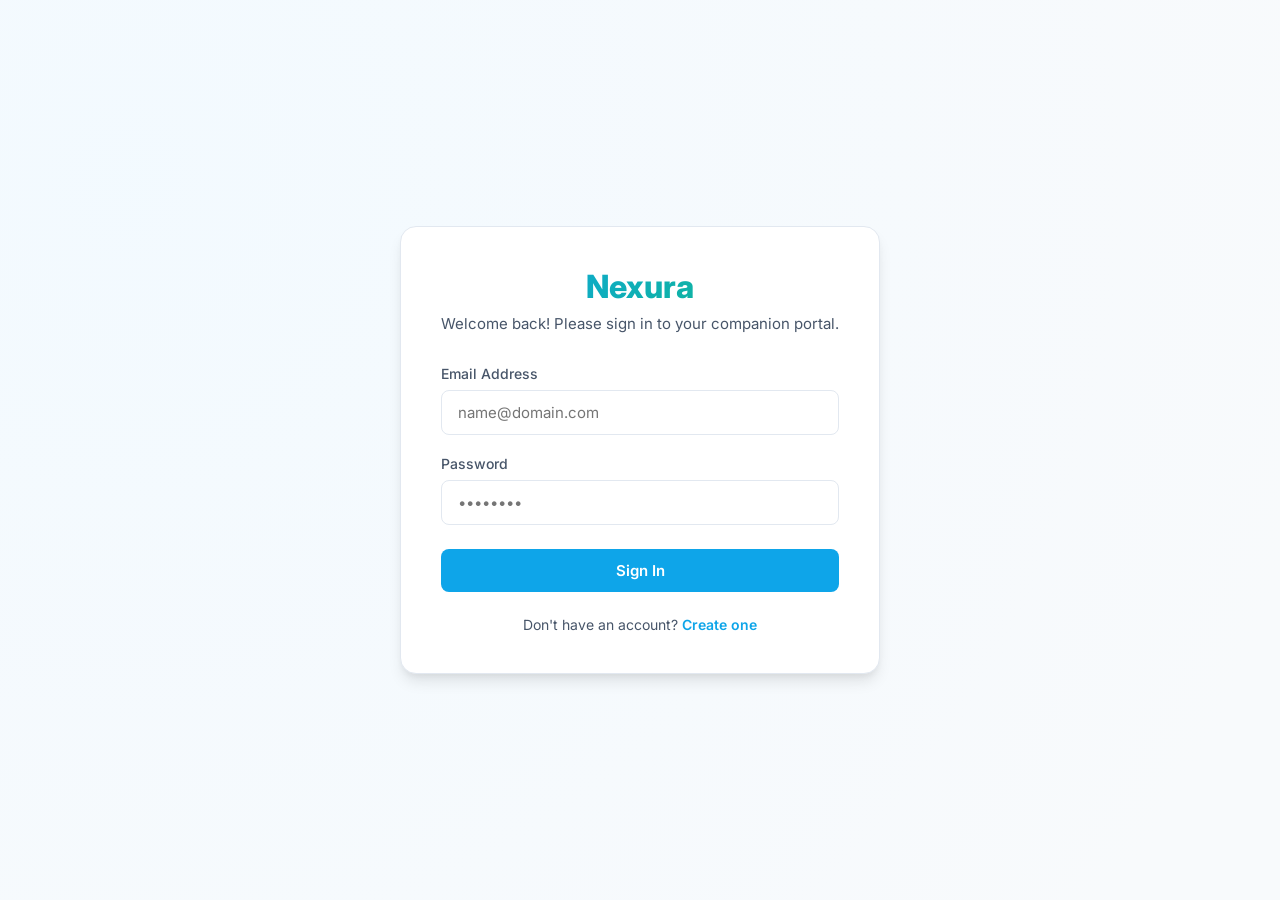
<file: frontend/reports.html>
<!DOCTYPE html>
<html lang="en">
<head>
    <meta charset="UTF-8">
    <meta name="viewport" content="width=device-width, initial-scale=1.0">
    <title>Nexura - Medical Reports</title>
    <link rel="stylesheet" href="css/style.css">
</head>
<body>
    <div class="app-container">
        <!-- Sidebar Navigation -->
        <div id="sidebar-container"></div>

        <!-- Main Workspace -->
        <div class="main-content">
            <!-- Header section -->
            <div class="header-container">
                <div class="header-title">
                    <h1>Secure Medical Reports Vault</h1>
                    <p>Upload clinical documents (PDF, Images) for native multimodal AI parsing, OCR value extraction, and risk scanning.</p>
                </div>
                <div class="profile-widget">
                    <div class="profile-avatar" id="user-avatar">PT</div>
                    <div>
                        <div style="font-weight: 600; font-size: 15px;" id="profile-name">Patient</div>
                        <div style="font-size: 13px; color: var(--text-muted);" id="profile-role">Companion Portal</div>
                    </div>
                </div>
            </div>

            <!-- Upload Dragzone & Document list -->
            <div style="display: grid; grid-template-columns: 1fr 2fr; gap: 24px; align-items: start;">
                <!-- Left side: Upload card -->
                <div class="card" style="display:flex; flex-direction:column; gap:20px;">
                    <div class="card-header">
                        <span class="card-title">Upload Clinical Records</span>
                        <span style="font-size:20px;">📂</span>
                    </div>

                    <!-- Dropzone -->
                    <div class="upload-zone" id="upload-zone" onclick="document.getElementById('file-picker').click()">
                        <div class="upload-icon">📤</div>
                        <h4 style="font-size:15px; font-weight:600; color:var(--text-primary);">Drag & drop files here</h4>
                        <p style="font-size:12px; color:var(--text-muted); margin-top:8px;">Supports PDF, PNG, JPEG, JPG up to 10MB</p>
                        <input type="file" id="file-picker" style="display:none;" onchange="handleFileSelected(event)">
                    </div>

                    <!-- Progress bar -->
                    <div id="upload-progress-container" style="display:none;">
                        <div style="display:flex; justify-content:space-between; font-size:12px; font-weight:600; color:var(--text-secondary); margin-bottom:6px;">
                            <span id="uploading-file-name">document.pdf</span>
                            <span id="upload-pct">0%</span>
                        </div>
                        <div style="width:100%; height:6px; background:var(--border-color); border-radius:3px; overflow:hidden;">
                            <div id="upload-progress-bar" style="width:0%; height:100%; background:var(--primary); transition: width 0.1s ease;"></div>
                        </div>
                    </div>
                </div>

                <!-- Right side: Documents Vault list -->
                <div class="card" style="min-height: 400px; display:flex; flex-direction:column;">
                    <div class="card-header" style="border-bottom:1px solid var(--border-color); padding-bottom:12px; margin-bottom:20px;">
                        <span class="card-title">Your Uploaded Documents</span>
                        <span id="vault-count" style="font-size:12px; font-weight:700; padding:4px 8px; border-radius:12px; background:var(--primary-light); color:var(--primary);">0 Documents</span>
                    </div>

                    <div id="reports-grid" style="display:grid; grid-template-columns: repeat(auto-fill, minmax(260px, 1fr)); gap: 16px;">
                        <!-- Report cards injected dynamically via reports.js -->
                    </div>
                </div>
            </div>
        </div>
    </div>

    <!-- Document Preview & AI Analysis Modal Overlay -->
    <div class="modal-overlay" id="preview-modal">
        <div class="modal-content" style="max-width: 800px; width: 95%;">
            <div style="display:flex; justify-content:space-between; align-items:center; border-bottom:1px solid var(--border-color); padding-bottom:16px; margin-bottom:20px;">
                <h2 id="modal-doc-title" style="font-size:18px; font-weight:700; color:var(--text-primary);">Document Preview & AI Insights</h2>
                <button onclick="closePreviewModal()" class="btn btn-secondary" style="padding:6px 12px; font-size:14px; font-weight:700;">✕ Close</button>
            </div>

            <!-- Modal Content Grid: Document view vs AI notes -->
            <div style="display:grid; grid-template-columns: 1fr 1fr; gap:24px;">
                <!-- Left panel: PDF or Image Frame preview -->
                <div style="border:1px solid var(--border-color); border-radius:var(--border-radius-sm); overflow:hidden; background:var(--bg-primary); height:420px; display:flex; align-items:center; justify-content:center;">
                    <iframe id="pdf-preview-frame" style="width:100%; height:100%; border:none; display:none;"></iframe>
                    <img id="image-preview-element" style="max-width:100%; max-height:100%; object-fit:contain; display:none;" alt="Report Preview">
                    <div id="text-fallback-preview" style="padding:20px; font-size:13px; color:var(--text-muted); text-align:center; display:none;">
                        Text representation matches PDF content parsed via AI OCR engine.
                    </div>
                </div>

                <!-- Right panel: AI analysis panel -->
                <div style="display:flex; flex-direction:column; gap:16px; height:420px; overflow-y:auto; padding-right:8px;">
                    <div>
                        <h4 style="font-size:14px; font-weight:700; color:var(--text-secondary); text-transform:uppercase; margin-bottom:8px;">AI Findings Summary</h4>
                        <div id="ai-summary-text" style="font-size:14px; color:var(--text-primary); line-height:1.5; background:var(--bg-primary); padding:12px; border-radius:var(--border-radius-sm); border-left:4px solid var(--primary);">
                            Click "Analyze Report" to trigger native Multimodal OCR parsing.
                        </div>
                    </div>

                    <div>
                        <h4 style="font-size:14px; font-weight:700; color:var(--text-secondary); text-transform:uppercase; margin-bottom:8px;">Report Risk Rating</h4>
                        <span id="ai-risk-score-badge" class="risk-badge" style="font-size:13px; font-weight:700; padding:6px 16px; border-radius:16px; display:inline-block;">--</span>
                    </div>

                    <div>
                        <h4 style="font-size:14px; font-weight:700; color:var(--text-secondary); text-transform:uppercase; margin-bottom:8px;">Raw Extracted Contents</h4>
                        <pre id="raw-extracted-block" style="font-size:11px; white-space:pre-wrap; background:var(--bg-primary); padding:12px; border-radius:var(--border-radius-sm); max-height:160px; overflow-y:auto; border:1px solid var(--border-color); color:var(--text-secondary);"></pre>
                    </div>
                </div>
            </div>
        </div>
    </div>

    <!-- Scripts -->
    <script src="js/app.js"></script>
    <script src="js/reports.js"></script>
</body>
</html>
</file>
<file: frontend/css/style.css>
/* Nexura - Modern Premium Healthcare SaaS Stylesheet */
@import url('https://fonts.googleapis.com/css2?family=Inter:wght@300;400;500;600;700&display=swap');

:root {
    --font-primary: 'Inter', sans-serif;
    
    /* Harmonious Light Theme Colors */
    --bg-primary: #f8fafc;
    --bg-secondary: #ffffff;
    --bg-sidebar: #ffffff;
    
    --text-primary: #0f172a;
    --text-secondary: #475569;
    --text-muted: #94a3b8;
    
    --primary: #0ea5e9;
    --primary-hover: #0284c7;
    --primary-light: #e0f2fe;
    
    --success: #10b981;
    --success-light: #d1fae5;
    --warning: #f59e0b;
    --warning-light: #fef3c7;
    --danger: #ef4444;
    --danger-light: #fee2e2;
    --critical: #7f1d1d;
    --critical-light: #fca5a5;
    
    --border-color: #e2e8f0;
    --shadow-sm: 0 1px 2px 0 rgba(0, 0, 0, 0.05);
    --shadow-md: 0 4px 6px -1px rgba(0, 0, 0, 0.1), 0 2px 4px -1px rgba(0, 0, 0, 0.06);
    --shadow-lg: 0 10px 15px -3px rgba(0, 0, 0, 0.1), 0 4px 6px -2px rgba(0, 0, 0, 0.05);
    --border-radius-sm: 8px;
    --border-radius-md: 16px;
    --border-radius-lg: 24px;
    --transition: all 0.3s cubic-bezier(0.4, 0, 0.2, 1);
}

[data-theme="dark"] {
    /* Harmonious Dark Theme Colors */
    --bg-primary: #0f172a;
    --bg-secondary: #1e293b;
    --bg-sidebar: #0f172a;
    
    --text-primary: #f8fafc;
    --text-secondary: #cbd5e1;
    --text-muted: #64748b;
    
    --primary: #38bdf8;
    --primary-hover: #0ea5e9;
    --primary-light: #0369a1;
    
    --success: #34d399;
    --success-light: #064e3b;
    --warning: #fbbf24;
    --warning-light: #78350f;
    --danger: #f87171;
    --danger-light: #7f1d1d;
    --critical: #fee2e2;
    --critical-light: #991b1b;
    
    --border-color: #334155;
    --shadow-sm: 0 1px 2px 0 rgba(0, 0, 0, 0.5);
    --shadow-md: 0 4px 6px -1px rgba(0, 0, 0, 0.3);
    --shadow-lg: 0 10px 15px -3px rgba(0, 0, 0, 0.4);
}

/* Global Reset */
* {
    margin: 0;
    padding: 0;
    box-sizing: border-box;
    font-family: var(--font-primary);
}

body {
    background-color: var(--bg-primary);
    color: var(--text-primary);
    min-height: 100vh;
    display: flex;
    overflow-x: hidden;
    transition: var(--transition);
}

/* Scrollbar Polishing */
::-webkit-scrollbar {
    width: 6px;
    height: 6px;
}
::-webkit-scrollbar-track {
    background: transparent;
}
::-webkit-scrollbar-thumb {
    background: var(--border-color);
    border-radius: 4px;
}
::-webkit-scrollbar-thumb:hover {
    background: var(--text-muted);
}

/* Layout Framework */
.app-container {
    display: flex;
    width: 100vw;
    min-height: 100vh;
}

/* Sidebar Styling */
.sidebar {
    width: 260px;
    background-color: var(--bg-sidebar);
    border-right: 1px solid var(--border-color);
    display: flex;
    flex-direction: column;
    padding: 24px;
    position: fixed;
    height: 100vh;
    z-index: 100;
    transition: var(--transition);
}

.logo-container {
    display: flex;
    align-items: center;
    gap: 12px;
    margin-bottom: 32px;
}

.logo-icon {
    width: 40px;
    height: 40px;
    background: linear-gradient(135deg, var(--primary), var(--success));
    border-radius: var(--border-radius-sm);
    display: flex;
    align-items: center;
    justify-content: center;
    color: white;
    font-weight: 700;
    font-size: 20px;
    box-shadow: var(--shadow-sm);
}

.logo-text {
    font-size: 22px;
    font-weight: 700;
    background: linear-gradient(135deg, var(--primary), var(--success));
    -webkit-background-clip: text;
    -webkit-text-fill-color: transparent;
}

.nav-links {
    list-style: none;
    display: flex;
    flex-direction: column;
    gap: 8px;
    flex-grow: 1;
}

.nav-item a {
    display: flex;
    align-items: center;
    gap: 14px;
    padding: 12px 16px;
    color: var(--text-secondary);
    text-decoration: none;
    border-radius: var(--border-radius-sm);
    font-size: 15px;
    font-weight: 500;
    transition: var(--transition);
}

.nav-item a:hover, .nav-item.active a {
    background-color: var(--primary-light);
    color: var(--primary-hover);
}

.nav-item.active a {
    font-weight: 600;
}

.sidebar-footer {
    border-top: 1px solid var(--border-color);
    padding-top: 16px;
    margin-top: auto;
}

.theme-toggle-btn {
    display: flex;
    align-items: center;
    justify-content: center;
    gap: 8px;
    width: 100%;
    padding: 10px;
    background-color: var(--bg-primary);
    border: 1px solid var(--border-color);
    color: var(--text-secondary);
    border-radius: var(--border-radius-sm);
    cursor: pointer;
    font-size: 14px;
    font-weight: 500;
    transition: var(--transition);
}

.theme-toggle-btn:hover {
    background-color: var(--primary-light);
}

/* Main Dashboard Area */
.main-content {
    margin-left: 260px;
    flex-grow: 1;
    padding: 40px;
    min-height: 100vh;
    display: flex;
    flex-direction: column;
    gap: 32px;
}

.header-container {
    display: flex;
    justify-content: space-between;
    align-items: center;
    border-bottom: 1px solid var(--border-color);
    padding-bottom: 20px;
}

.header-title h1 {
    font-size: 28px;
    font-weight: 700;
    color: var(--text-primary);
}

.header-title p {
    color: var(--text-secondary);
    font-size: 15px;
    margin-top: 4px;
}

.profile-widget {
    display: flex;
    align-items: center;
    gap: 12px;
}

.profile-avatar {
    width: 48px;
    height: 48px;
    background: linear-gradient(135deg, var(--primary-light), var(--primary));
    border-radius: 50%;
    display: flex;
    align-items: center;
    justify-content: center;
    color: var(--text-primary);
    font-weight: 600;
}

/* Cards & Layout Grids */
.grid-container {
    display: grid;
    grid-template-columns: repeat(auto-fit, minmax(300px, 1fr));
    gap: 24px;
}

.card {
    background-color: var(--bg-secondary);
    border: 1px solid var(--border-color);
    border-radius: var(--border-radius-md);
    padding: 24px;
    box-shadow: var(--shadow-sm);
    transition: var(--transition);
    position: relative;
    overflow: hidden;
}

.card:hover {
    transform: translateY(-4px);
    box-shadow: var(--shadow-md);
}

.card-header {
    display: flex;
    justify-content: space-between;
    align-items: center;
    margin-bottom: 16px;
}

.card-title {
    font-size: 16px;
    font-weight: 600;
    color: var(--text-secondary);
}

/* Health Risk Cards */
.risk-banner {
    padding: 20px;
    border-radius: var(--border-radius-md);
    display: flex;
    align-items: center;
    justify-content: space-between;
    gap: 16px;
    margin-bottom: 24px;
}

.risk-LOW {
    background-color: var(--success-light);
    border-left: 6px solid var(--success);
    color: #065f46;
}

.risk-MEDIUM {
    background-color: var(--warning-light);
    border-left: 6px solid var(--warning);
    color: #92400e;
}

.risk-HIGH {
    background-color: var(--danger-light);
    border-left: 6px solid var(--danger);
    color: #991b1b;
}

.risk-CRITICAL {
    background-color: #fef2f2;
    border: 2px solid var(--danger);
    border-left: 8px solid var(--critical-light);
    color: var(--critical);
    animation: flashBorder 2s infinite;
}

@keyframes flashBorder {
    0%, 100% { border-color: var(--danger); }
    50% { border-color: transparent; }
}

/* Forms & Input Polishing */
.form-group {
    display: flex;
    flex-direction: column;
    gap: 8px;
    margin-bottom: 20px;
}

.form-group label {
    font-size: 14px;
    font-weight: 500;
    color: var(--text-secondary);
}

.form-input {
    padding: 12px 16px;
    border: 1px solid var(--border-color);
    background-color: var(--bg-secondary);
    color: var(--text-primary);
    border-radius: var(--border-radius-sm);
    font-size: 15px;
    outline: none;
    transition: var(--transition);
}

.form-input:focus {
    border-color: var(--primary);
    box-shadow: 0 0 0 3px var(--primary-light);
}

/* Interactive Buttons */
.btn {
    display: inline-flex;
    align-items: center;
    justify-content: center;
    padding: 12px 24px;
    border-radius: var(--border-radius-sm);
    font-size: 15px;
    font-weight: 600;
    cursor: pointer;
    border: none;
    transition: var(--transition);
}

.btn-primary {
    background-color: var(--primary);
    color: white;
}

.btn-primary:hover {
    background-color: var(--primary-hover);
}

.btn-secondary {
    background-color: var(--bg-primary);
    border: 1px solid var(--border-color);
    color: var(--text-secondary);
}

.btn-secondary:hover {
    background-color: var(--primary-light);
}

.btn-danger {
    background-color: var(--danger);
    color: white;
}

.btn-danger:hover {
    background-color: #dc2626;
}

/* Chat Screen Styling */
.chat-container {
    display: flex;
    flex-direction: column;
    height: 550px;
    background-color: var(--bg-secondary);
    border: 1px solid var(--border-color);
    border-radius: var(--border-radius-md);
    overflow: hidden;
}

.chat-header {
    background-color: var(--bg-primary);
    border-bottom: 1px solid var(--border-color);
    padding: 16px 24px;
    display: flex;
    align-items: center;
    gap: 12px;
}

.chat-status {
    width: 10px;
    height: 10px;
    border-radius: 50%;
    background-color: var(--success);
}

.chat-history {
    flex-grow: 1;
    overflow-y: auto;
    padding: 24px;
    display: flex;
    flex-direction: column;
    gap: 16px;
}

.chat-bubble {
    max-width: 70%;
    padding: 14px 20px;
    border-radius: var(--border-radius-md);
    font-size: 15px;
    line-height: 1.5;
}

.chat-bubble.user {
    align-self: flex-end;
    background-color: var(--primary);
    color: white;
    border-bottom-right-radius: 4px;
}

.chat-bubble.ai {
    align-self: flex-start;
    background-color: var(--bg-primary);
    color: var(--text-primary);
    border: 1px solid var(--border-color);
    border-bottom-left-radius: 4px;
}

.chat-input-area {
    padding: 16px 24px;
    border-top: 1px solid var(--border-color);
    display: flex;
    gap: 12px;
}

.chat-input {
    flex-grow: 1;
    padding: 12px 16px;
    border: 1px solid var(--border-color);
    border-radius: var(--border-radius-sm);
    background-color: var(--bg-primary);
    color: var(--text-primary);
    outline: none;
}

.typing-indicator {
    display: flex;
    gap: 4px;
    align-self: flex-start;
    padding: 12px 20px;
    background-color: var(--bg-primary);
    border: 1px solid var(--border-color);
    border-radius: var(--border-radius-md);
    margin-bottom: 16px;
}

.typing-dot {
    width: 6px;
    height: 6px;
    background-color: var(--text-muted);
    border-radius: 50%;
    animation: bounce 1.4s infinite ease-in-out both;
}

.typing-dot:nth-child(1) { animation-delay: -0.32s; }
.typing-dot:nth-child(2) { animation-delay: -0.16s; }

@keyframes bounce {
    0%, 80%, 100% { transform: scale(0); }
    40% { transform: scale(1.0); }
}

/* Upload Dropzone Container */
.upload-zone {
    border: 2px dashed var(--border-color);
    border-radius: var(--border-radius-md);
    padding: 40px;
    text-align: center;
    cursor: pointer;
    background-color: var(--bg-primary);
    transition: var(--transition);
}

.upload-zone.dragover {
    border-color: var(--primary);
    background-color: var(--primary-light);
}

.upload-icon {
    font-size: 40px;
    color: var(--text-muted);
    margin-bottom: 16px;
}

/* Toast Notifications */
.toast-container {
    position: fixed;
    bottom: 24px;
    right: 24px;
    display: flex;
    flex-direction: column;
    gap: 12px;
    z-index: 1000;
}

.toast {
    background-color: var(--bg-secondary);
    border: 1px solid var(--border-color);
    box-shadow: var(--shadow-lg);
    border-radius: var(--border-radius-sm);
    padding: 16px 20px;
    display: flex;
    align-items: center;
    gap: 12px;
    min-width: 300px;
    animation: slideIn 0.3s ease-out;
}

@keyframes slideIn {
    from { transform: translateX(100%); opacity: 0; }
    to { transform: translateX(0); opacity: 1; }
}

/* Tables & Metric Panels */
.history-table-container {
    width: 100%;
    overflow-x: auto;
    background-color: var(--bg-secondary);
    border: 1px solid var(--border-color);
    border-radius: var(--border-radius-md);
    box-shadow: var(--shadow-sm);
    margin-top: 16px;
}

.history-table {
    width: 100%;
    border-collapse: collapse;
    text-align: left;
}

.history-table th, .history-table td {
    padding: 16px 24px;
    border-bottom: 1px solid var(--border-color);
}

.history-table th {
    background-color: var(--bg-primary);
    font-weight: 600;
    color: var(--text-secondary);
}

/* Med Compliance progress ring */
.progress-ring-container {
    display: flex;
    flex-direction: column;
    align-items: center;
    justify-content: center;
    gap: 8px;
}

/* Modal Popup Framework */
.modal-overlay {
    position: fixed;
    top: 0;
    left: 0;
    width: 100vw;
    height: 100vh;
    background-color: rgba(15, 23, 42, 0.6);
    backdrop-filter: blur(4px);
    display: flex;
    align-items: center;
    justify-content: center;
    z-index: 1000;
    opacity: 0;
    pointer-events: none;
    transition: opacity 0.3s ease;
}

.modal-overlay.active {
    opacity: 1;
    pointer-events: auto;
}

.modal-content {
    background-color: var(--bg-secondary);
    border: 1px solid var(--border-color);
    border-radius: var(--border-radius-md);
    width: 90%;
    max-width: 600px;
    max-height: 85vh;
    overflow-y: auto;
    padding: 32px;
    box-shadow: var(--shadow-lg);
    transform: translateY(20px);
    transition: transform 0.3s ease;
}

.modal-overlay.active .modal-content {
    transform: translateY(0);
}

/* Login/Register Form Screens */
.auth-page {
    width: 100vw;
    height: 100vh;
    display: flex;
    align-items: center;
    justify-content: center;
    background: radial-gradient(circle at 10% 20%, rgba(224, 242, 254, 0.4) 0%, rgba(248, 250, 252, 1) 90%);
}

[data-theme="dark"] .auth-page {
    background: radial-gradient(circle at 10% 20%, rgba(3, 105, 161, 0.2) 0%, rgba(15, 23, 42, 1) 90%);
}

.auth-card {
    width: 100%;
    max-width: 480px;
    background-color: var(--bg-secondary);
    border: 1px solid var(--border-color);
    border-radius: var(--border-radius-md);
    padding: 40px;
    box-shadow: var(--shadow-lg);
}

/* Responsive side bars */
@media (max-width: 768px) {
    .sidebar {
        width: 70px;
        padding: 16px 8px;
    }
    .logo-text, .nav-text {
        display: none;
    }
    .main-content {
        margin-left: 70px;
        padding: 20px;
    }
}
</file>
